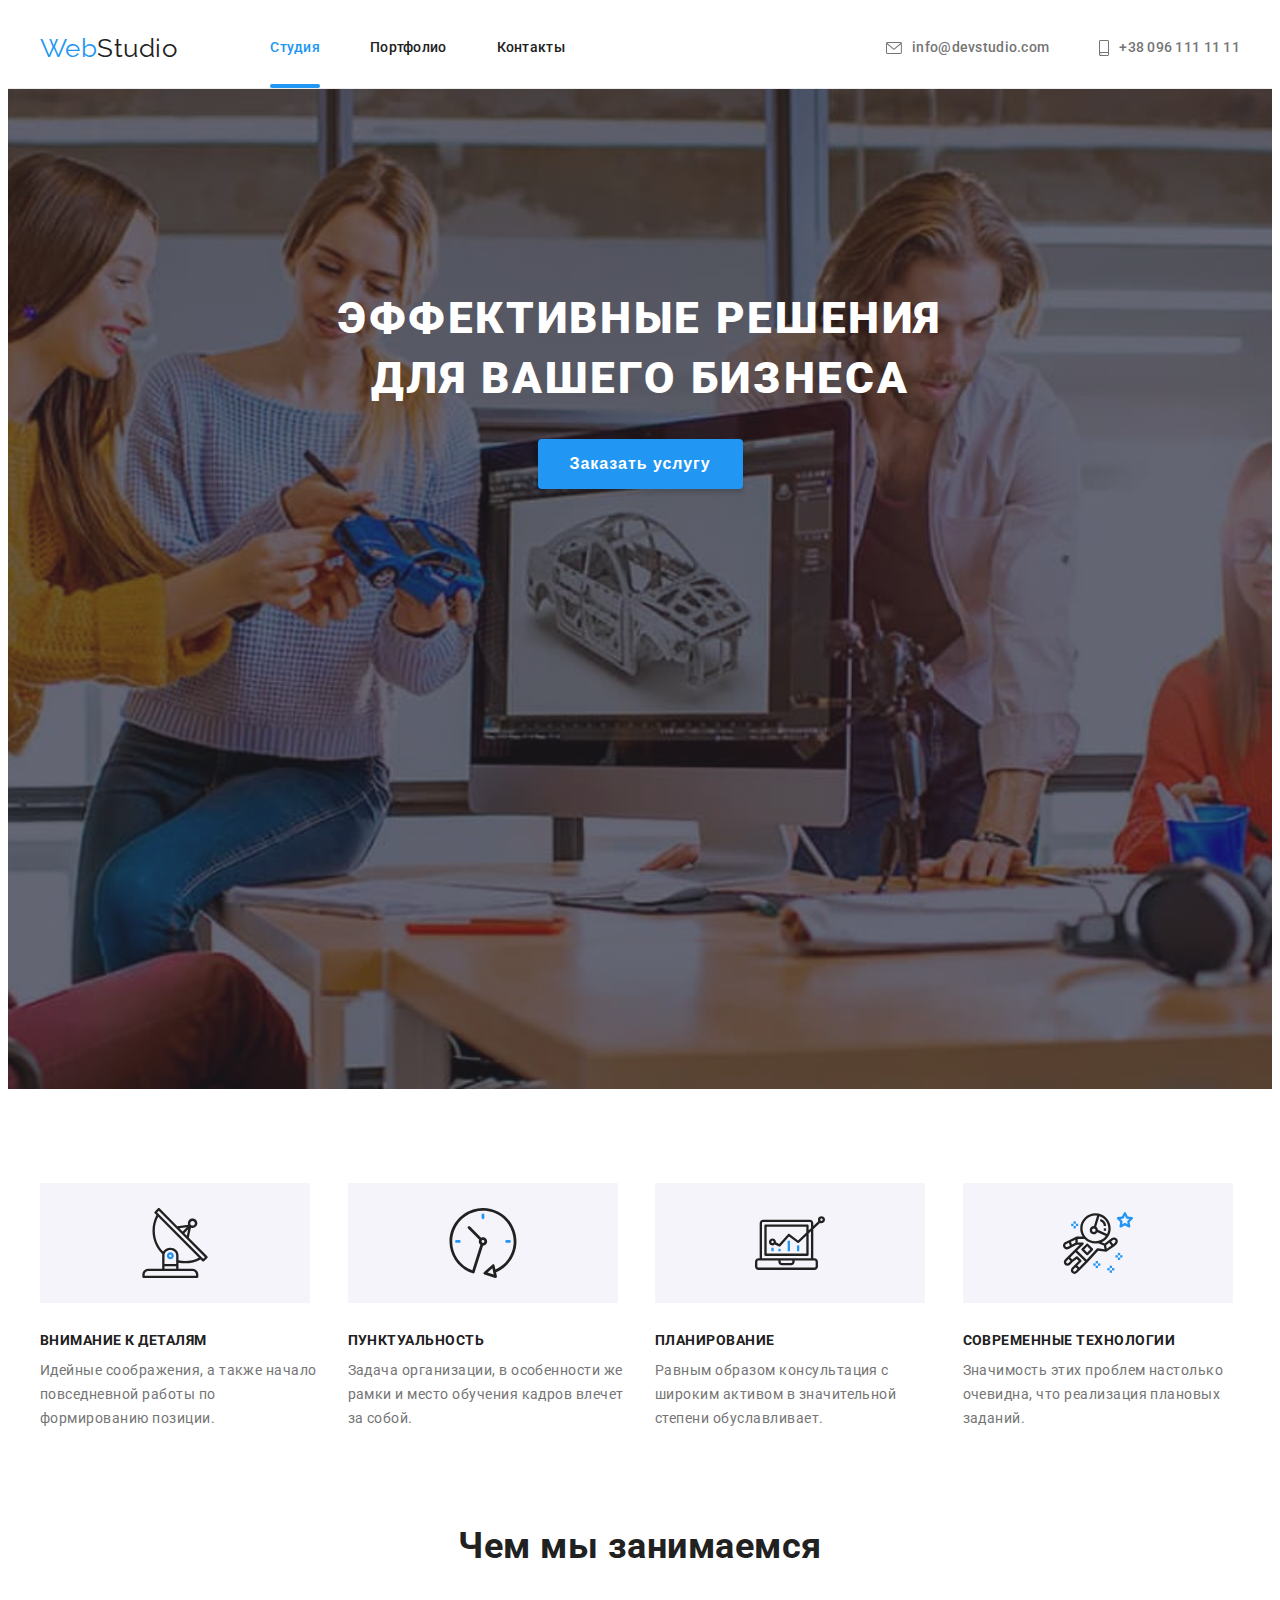
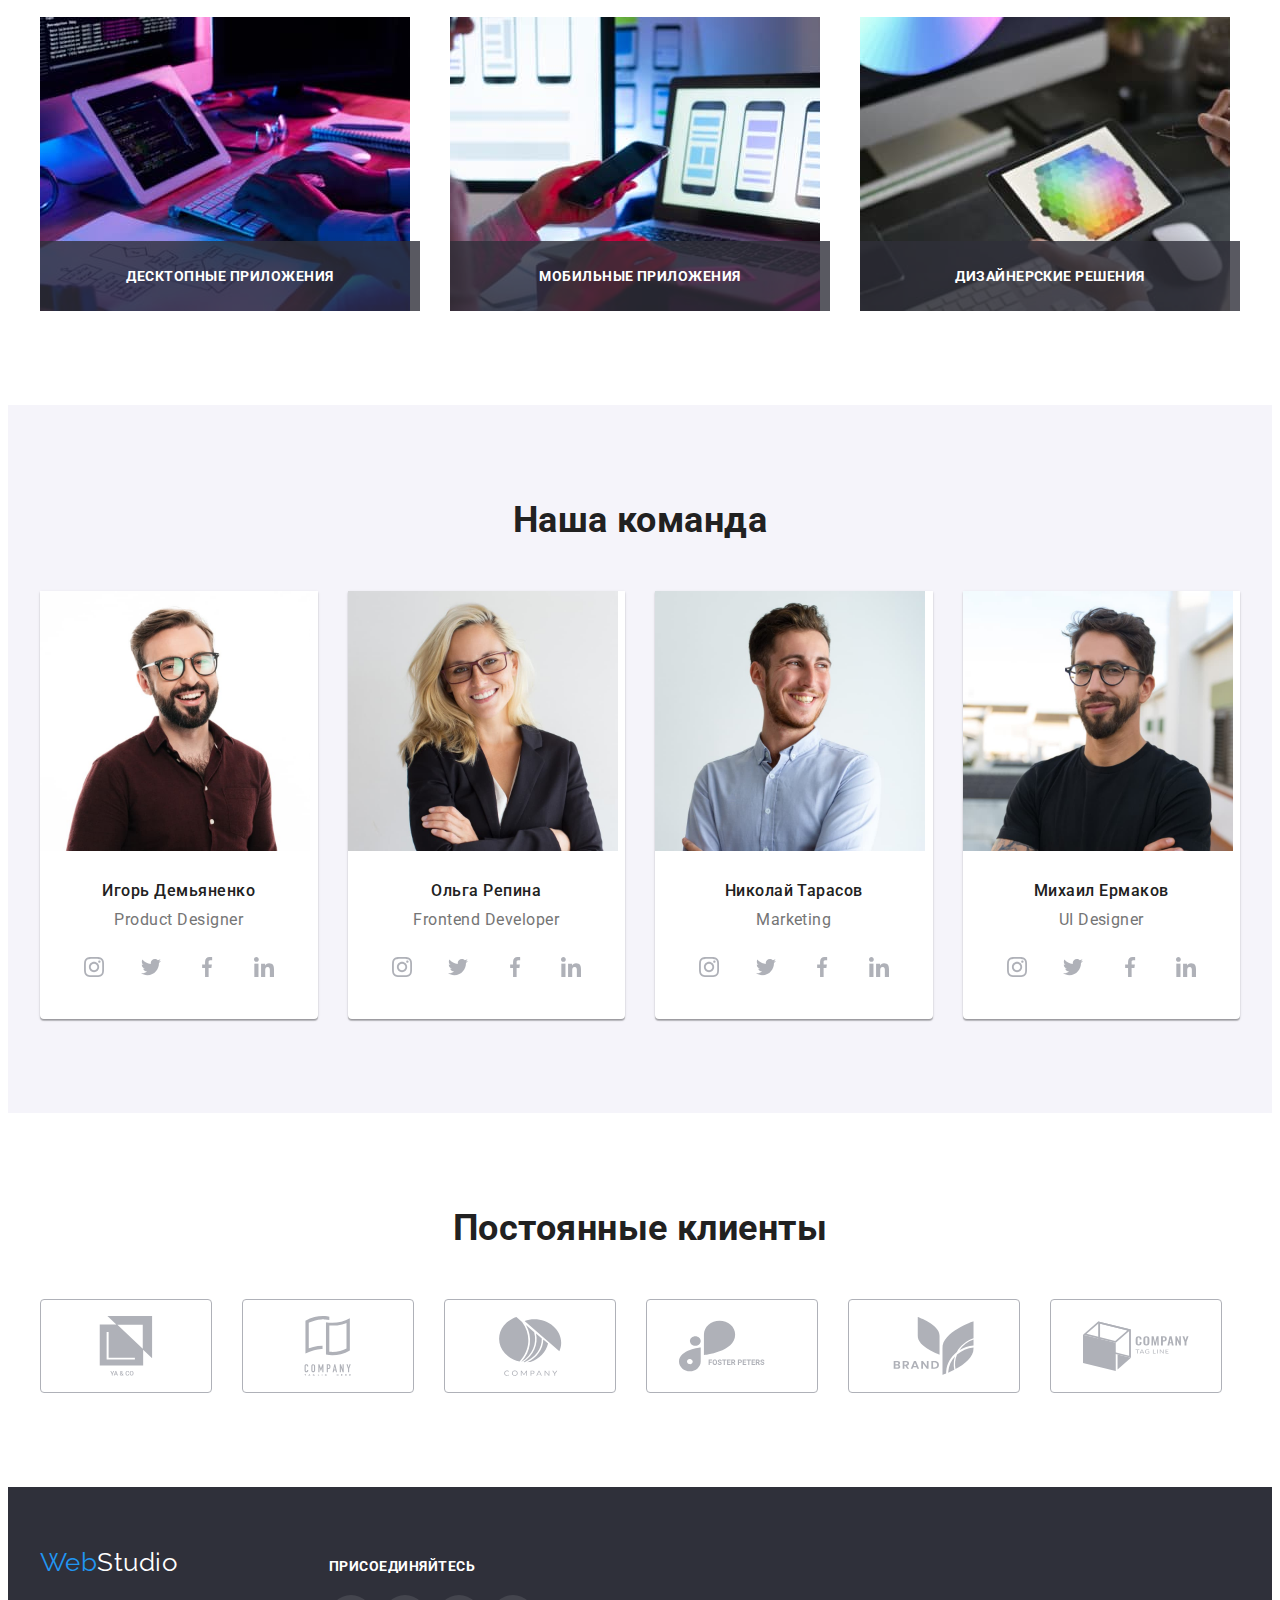
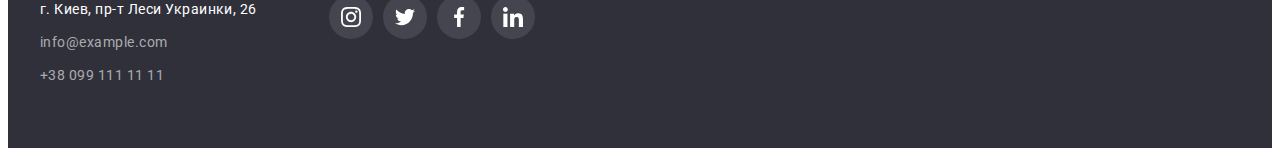
<file: index.html>
<!DOCTYPE html>
<html lang="ru">
<head>
    <meta charset="UTF-8">
    <meta http-equiv="X-UA-Compatible" content="IE=edge">
    <meta name="viewport" content="width=device-width, initial-scale=1.0">
    <title>WebStudio</title>
    <link rel="preconnect" href="https://fonts.googleapis.com">
    <link rel="preconnect" href="https://fonts.gstatic.com" crossorigin>
    <link href="https://fonts.googleapis.com/css2?family=Raleway:wght@700&family=Roboto:wght@400;500;700;900&display=swap"
        rel="stylesheet">
    <link rel="stylesheet" href="https://cdnjs.cloudflare.com/ajax/libs/modern-normalize/1.1.0/modern-normalize.min.css"
        integrity="sha512-wpPYUAdjBVSE4KJnH1VR1HeZfpl1ub8YT/NKx4PuQ5NmX2tKuGu6U/JRp5y+Y8XG2tV+wKQpNHVUX03MfMFn9Q=="
        crossorigin="anonymous" referrerpolicy="no-referrer" />
    <link rel="stylesheet" href="./css/styles.css">
</head>
<body>
<header class="page-header">
    <div class="header-container container">
        <a class="logo" href="./index.html" lang="en"><span class="logo-web">Web</span>Studio</a>
        <nav class="nav-main">
            <ul class="nav-list list">
                <li class="nav-list-item"><a href="./index.html" class="nav-link current">Студия</a></li>
                <li class="nav-list-item"><a href="./portfolio.html" class="nav-link">Портфолио</a></li>
                <li class="nav-list-item"><a href="#contacts" class="nav-link">Контакты</a></li>
            </ul>
        </nav>
        <ul class="contact-list list">
            <li class="contact-list-item">
                <a class="contact-link header" href="mailto:info@devstudio.com">
                    <svg class="contact-icon" width="16" height="12">
                        <use href="./img/sprite.svg#icon-email"></use>
                    </svg>
                    info@devstudio.com
                </a>
            </li>

            <li class="contact-list-item">
                <a class="contact-link header" href="tel:+380961111111">
                    <svg class="contact-icon" width="10" height="16">
                        <use href="./img/sprite.svg#icon-smartphone"></use>
                    </svg>
                    +38 096 111 11 11
                </a>
            </li>
        </ul>
    </div>
    </header>

<main>
    <!--Герой-->
    <section class="hero">
        <h1 class="hero-title">Эффективные решения для вашего бизнеса</h1>
        <button class="button primary" type="button" data-modal-open>Заказать услугу</button>
    </section>
    
    <!--Особенности-->
    <section class="section">
        <div class="container">
            <h2 class="visually-hidden">Особенности</h2>
            <ul class="features-list list">
                <li class="features-item icon-antenna">
                    <div class="features-icon">
                        <svg class="features-icon-item" width="70" height="70">
                            <use href="./img/sprite.svg#icon-antenna"></use>
                        </svg>
                    </div>
                    <h3 class="title">Внимание к деталям</h3>
                    <p class="features-content">Идейные соображения, а также начало повседневной работы по формированию позиции.</p>
                </li>
                <li class="features-item icon-clock">
                    <div class="features-icon">
                        <svg class="features-icon-item" width="70" height="70">
                            <use href="./img/sprite.svg#icon-clock"></use>
                        </svg>
                    </div>
                    <h3 class="title">Пунктуальность</h3>
                    <p class="features-content">Задача организации, в особенности же рамки и место обучения кадров влечет за собой.</p>
                </li>
                <li class="features-item icon-diagram">
                    <div class="features-icon">
                        <svg class="features-icon-item" width="70" height="70">
                            <use href="./img/sprite.svg#icon-diagram"></use>
                        </svg>
                    </div>
                    <h3 class="title">Планирование</h3>
                    <p class="features-content">Равным образом консультация с широким активом в значительной степени обуславливает.</p>
                </li>
                <li class="features-item icon-astronaut">
                    <div class="features-icon">
                        <svg class="features-icon-item" width="70" height="70">
                            <use href="./img/sprite.svg#icon-astronaut"></use>
                        </svg>
                    </div>
                    <h3 class="title">Современные технологии</h3>
                    <p class="features-content">Значимость этих проблем настолько очевидна, что реализация плановых заданий.</p>
                </li>
            </ul>
        </div>
        
    </section>

    <!--Чем мы занимаемся-->
    <section class="section-service">
        <div class="container">
            <h2 class="section-title">Чем мы занимаемся</h2>
            <ul class="service-list list">
                <li class="service-item">
                    <div class="service-item-block">
                        <img src="./img/img1.jpg" alt="Планшет и клавиатура на столе" width="370">
                        <div class="service-title-wrapper">
                            <h3 class="service-title title">Десктопные приложения</h3>
                        </div>
                    </div>
                </li>

                <li class="service-item">
                    <div class="service-item-block">
                        <img src="./img/img2.jpg" alt="Смартфон в руках на фоне ноутбука" width="370">
                        <div class="service-title-wrapper">
                            <h3 class="service-title title">Мобильные приложения</h3>
                        </div>
                    </div>
                </li>

                <li class="service-item">
                    <div class="service-item-block">
                        <img src="./img/img3.jpg" alt="На планшете показана раскладка цветов" width="370">
                        <div class="service-title-wrapper">
                            <h3 class="service-title title">Дизайнерские решения</h3>
                        </div>
                    </div>
                </li>
                
            </ul>
        </div>
    </section>

    <!--Наша команда-->
    <section class="section team">
        <div class="container">
            <h2 class="section-title">Наша команда</h2>
            <ul class="team-list list">
                <li class="team-item">
                    <img class="team-img" src="./img/photo-igor.jpg" alt="Игорь Демьяненко" width="270">
                    <div class="team-name">
                        <h3 class="title">Игорь Демьяненко</h3>
                        <p class="team-item-profile" lang="en">Product Designer</p>
                        <ul class="social-list list">
                            <li><a class="social-icon-link" href="" target="_blank">
                                    <svg class="social-icon" width="20" height="20">
                                    <use href="./img/sprite.svg#icon-instagram"></use>
                                    </svg>
                                </a>
                            </li>
                            <li><a class="social-icon-link" href="" target="_blank">
                                    <svg class="social-icon" width="20" height="20">
                                    <use href="./img/sprite.svg#icon-twitter"></use>
                                    </svg>
                                </a>
                            </li>
                            <li><a class="social-icon-link" href="" target="_blank">
                                    <svg class="social-icon" width="20" height="20">
                                    <use href="./img/sprite.svg#icon-facebook"></use>
                                    </svg>
                                </a>
                            </li>
                            <li><a class="social-icon-link" href="" target="_blank">
                                    <svg class="social-icon" width="20" height="20">
                                    <use href="./img/sprite.svg#icon-linkedin"></use>
                                    </svg>
                                </a>
                            </li>
                        </ul>
                    </div>
                </li>
                <li class="team-item">
                    <img class="team-img" src="./img/photo-olga.jpg" alt="Ольга Репина" width="270">
                    <div class="team-name">
                        <h3 class="title">Ольга Репина</h3>
                        <p class="team-item-profile" lang="en">Frontend Developer</p>
                        <ul class="social-list list">
                            <li><a class="social-icon-link" href="" target="_blank">
                                    <svg class="social-icon" width="20" height="20">
                                        <use href="./img/sprite.svg#icon-instagram"></use>
                                    </svg>
                                </a> 
                            </li>
                            <li><a class="social-icon-link" href="" target="_blank">
                                    <svg class="social-icon" width="20" height="20">
                                        <use href="./img/sprite.svg#icon-twitter"></use>
                                    </svg>
                                </a>
                            </li>
                            <li><a class="social-icon-link" href="" target="_blank">
                                    <svg class="social-icon" width="20" height="20">
                                        <use href="./img/sprite.svg#icon-facebook"></use>
                                    </svg>
                                </a>
                            </li>
                            <li><a class="social-icon-link" href="" target="_blank">
                                    <svg class="social-icon" width="20" height="20">
                                        <use href="./img/sprite.svg#icon-linkedin"></use>
                                    </svg>
                                </a>
                            </li>
                        </ul>
                    </div>
                </li>
                <li class="team-item">
                    <img class="team-img" src="./img/photo-nikolaj.jpg" alt="Николай Тарасов" width="270">
                    <div class="team-name">
                        <h3 class="title">Николай Тарасов</h3>
                        <p class="team-item-profile" lang="en">Marketing</p>
                        <ul class="social-list list">
                            <li><a class="social-icon-link" href="" target="_blank">
                                    <svg class="social-icon" width="20" height="20">
                                        <use href="./img/sprite.svg#icon-instagram"></use>
                                    </svg>
                                </a>
                            </li>
                            <li><a class="social-icon-link" href="" target="_blank">
                                    <svg class="social-icon" width="20" height="20">
                                        <use href="./img/sprite.svg#icon-twitter"></use>
                                    </svg>
                                </a>
                            </li>
                            <li><a class="social-icon-link" href="" target="_blank">
                                    <svg class="social-icon" width="20" height="20">
                                        <use href="./img/sprite.svg#icon-facebook"></use>
                                    </svg>
                                </a>
                            </li>
                            <li><a class="social-icon-link" href="" target="_blank">
                                    <svg class="social-icon" width="20" height="20">
                                        <use href="./img/sprite.svg#icon-linkedin"></use>
                                    </svg>
                                </a>
                            </li>
                        </ul>
                    </div>
                </li>
                <li class="team-item">
                    <img class="team-img" src="./img//photo-mike.jpg" alt="Михаил Ермаков" width="270">
                    <div class="team-name">
                        <h3 class="title">Михаил Ермаков</h3>
                        <p class="team-item-profile" lang="en">UI Designer</p>
                        <ul class="social-list list">
                            <li><a class="social-icon-link" href="" target="_blank">
                                    <svg class="social-icon" width="20" height="20">
                                        <use href="./img/sprite.svg#icon-instagram"></use>
                                    </svg>
                                </a>
                            </li>
                            <li><a class="social-icon-link" href="" target="_blank">
                                    <svg class="social-icon" width="20" height="20">
                                        <use href="./img/sprite.svg#icon-twitter"></use>
                                    </svg>
                                </a>
                            </li>
                            <li><a class="social-icon-link" href="" target="_blank">
                                    <svg class="social-icon" width="20" height="20">
                                        <use href="./img/sprite.svg#icon-facebook"></use>
                                    </svg>
                                </a>
                            </li>
                            <li><a class="social-icon-link" href="" target="_blank">
                                    <svg class="social-icon" width="20" height="20">
                                        <use href="./img/sprite.svg#icon-linkedin"></use>
                                    </svg>
                                </a>
                            </li>
                        </ul>
                    </div>
                </li>
            </ul>
        </div>
    </section>

    <!-- Постоянные клиенты -->
    <section class="section clients">
        <div class="container">
            <h2 class="section-title">Постоянные клиенты</h2>
            <ul class="client-list list">
                <li class="client-list-item">
                    <a class="client-link" href="" target="_blank">
                        <svg class="client-icon">
                            <use href="./img/sprite.svg#icon-client-1"></use>
                        </svg>
                    </a>
                </li>
                <li class="client-list-item">
                    <a class="client-link" href="" target="_blank">
                        <svg class="client-icon">
                            <use href="./img/sprite.svg#icon-client-2"></use>
                        </svg>
                    </a>
                </li>
                <li class="client-list-item">
                    <a class="client-link" href="" target="_blank">
                        <svg class="client-icon">
                            <use href="./img/sprite.svg#icon-client-3"></use>
                        </svg>
                    </a>
                </li>
                <li class="client-list-item">
                    <a class="client-link" href="" target="_blank">
                        <svg class="client-icon">
                            <use href="./img/sprite.svg#icon-client-4"></use>
                        </svg>
                    </a>
                </li>
                <li class="client-list-item">
                    <a class="client-link" href="" target="_blank">
                        <svg class="client-icon">
                            <use href="./img/sprite.svg#icon-client-5"></use>
                        </svg>
                    </a>
                </li>
                <li class="client-list-item">
                    <a class="client-link" href="" target="_blank">
                        <svg class="client-icon">
                            <use href="./img/sprite.svg#icon-client-6"></use>
                        </svg>
                    </a>
                </li>
            </ul>
        </div>
    </section>
</main>

<footer id="contacts">
    <div class="footer-container container">
        <div class="list">
            <a class="logo footer-logo" href="./index.html" lang="en"><span class="logo-web">Web</span>Studio</a>
            <address>
                <ul class="footer-list list">
                    <li><a class="address-link" href="https://goo.gl/maps/L3QvmrdTpUSkbaW27" target="_blank"
                                rel="noopener noreferrer">г. Киев, пр-т Леси Украинки, 26</a></li>
                    <li><a class="contact-link footer" href="mailto:info@example.com">info@example.com</a></li>
                    <li><a class="contact-link footer" href="tel:+380991111111">+38 099 111 11 11</a></li>
                </ul>
            </address>
        </div>
    
        
        <div class="footer-social-list list">
            <h3 class="title">Присоединяйтесь</h3>

            <ul class="footer-social-icon-list list">
                <li><a class="footer-social-icon-link social-icon-link" href="" target="_blank">
                        <svg class="social-icon-footer" width="20" height="20">
                            <use href="./img/sprite.svg#icon-instagram"></use>
                        </svg>
                    </a>
                </li>
                <li><a class="footer-social-icon-link social-icon-link" href="" target="_blank">
                        <svg class="social-icon-footer" width="20" height="20">
                            <use href="./img/sprite.svg#icon-twitter"></use>
                        </svg>
                    </a>
                </li>
                <li><a class="footer-social-icon-link social-icon-link" href="" target="_blank">
                        <svg class="social-icon-footer" width="20" height="20">
                            <use href="./img/sprite.svg#icon-facebook"></use>
                        </svg>
                    </a>
                </li>
                <li><a class="footer-social-icon-link social-icon-link" href="" target="_blank">
                        <svg class="social-icon-footer" width="20" height="20">
                            <use href="./img/sprite.svg#icon-linkedin"></use>
                        </svg>
                    </a>
                </li>
            </ul>
        </div>
    </div>
    
</footer>

    <!-- Модальное окно -->
    <div class="backdrop is-hidden" data-modal>
        <div class="modal">
            <button class="close-btn" data-modal-close>
                <svg class="close-icon" width="11" height="11">
                    <use href="./img/sprite.svg#icon-close-icon"></use>
                </svg>
            </button>
        </div>
    </div>

    <script src="./js/modal.js"></script>

</body>
</html>
</file>
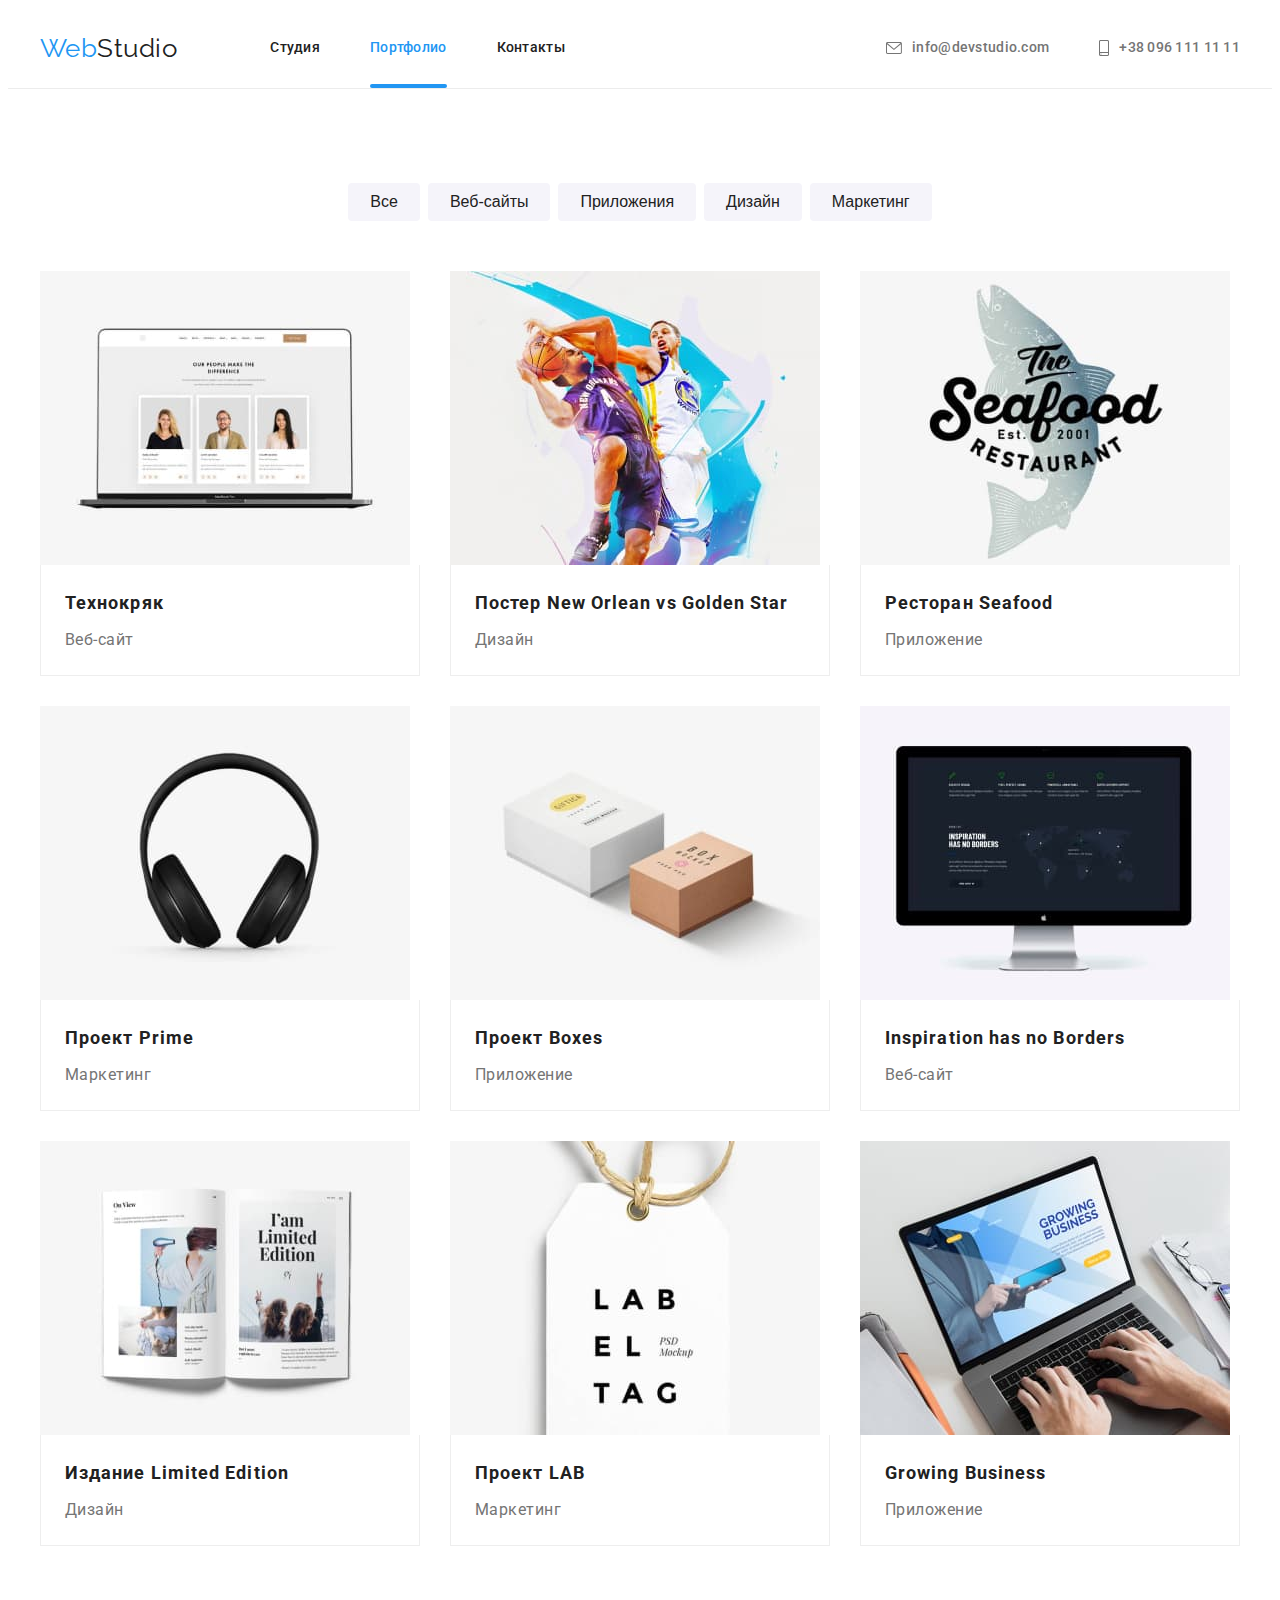
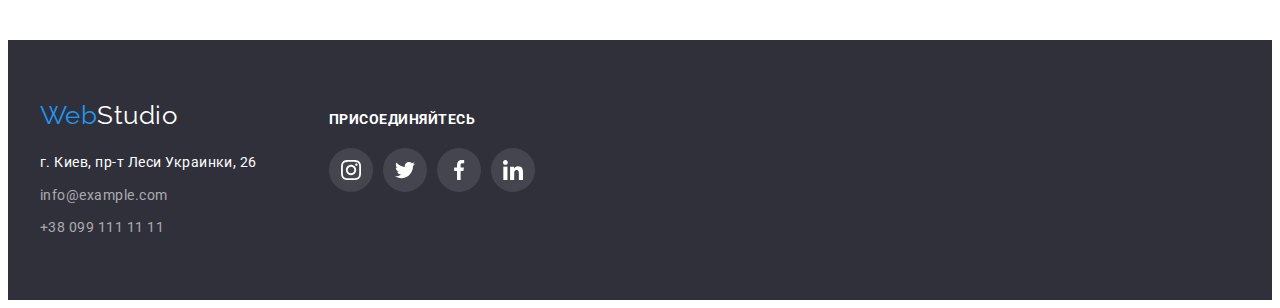
<file: portfolio.html>
<!DOCTYPE html>
<html lang="ru">
<head>
    <meta charset="UTF-8">
    <meta http-equiv="X-UA-Compatible" content="IE=edge">
    <meta name="viewport" content="width=device-width, initial-scale=1.0">
    <title>Portfolio</title>
    <link rel="preconnect" href="https://fonts.googleapis.com">
    <link rel="preconnect" href="https://fonts.gstatic.com" crossorigin>
    <link href="https://fonts.googleapis.com/css2?family=Raleway:wght@700&family=Roboto:wght@400;500;700;900&display=swap"
        rel="stylesheet">
    <link rel="stylesheet" href="https://cdnjs.cloudflare.com/ajax/libs/modern-normalize/1.1.0/modern-normalize.min.css"
        integrity="sha512-wpPYUAdjBVSE4KJnH1VR1HeZfpl1ub8YT/NKx4PuQ5NmX2tKuGu6U/JRp5y+Y8XG2tV+wKQpNHVUX03MfMFn9Q=="
        crossorigin="anonymous" referrerpolicy="no-referrer" />
    <link rel="stylesheet" href="./css/styles.css">
</head>
<body>
    <header class="page-header">
        <div class="header-container container">
            <a class="logo" href="./index.html" lang="en"><span class="logo-web">Web</span>Studio</a>
            <nav class="nav-main">
                <ul class="nav-list list">
                    <li class="nav-list-item"><a href="./index.html" class="nav-link">Студия</a></li>
                    <li class="nav-list-item"><a href="./portfolio.html" class="nav-link current">Портфолио</a></li>
                    <li class="nav-list-item"><a href="#contacts" class="nav-link">Контакты</a></li>
                </ul>
            </nav>
            <ul class="contact-list list">
                <li class="contact-list-item">
                    <a class="contact-link header" href="mailto:info@devstudio.com">
                        <svg class="contact-icon" width="16" height="12">
                            <use href="./img/sprite.svg#icon-email"></use>
                        </svg>
                        info@devstudio.com
                    </a>
                </li>
            
                <li class="contact-list-item">
                    <a class="contact-link header" href="tel:+380961111111">
                        <svg class="contact-icon" width="10" height="16">
                            <use href="./img/sprite.svg#icon-smartphone"></use>
                        </svg>
                        +38 096 111 11 11
                    </a>
                </li>
            </ul>
        </div>
    </header>

    <main>
        <!-- Работы и сортировка -->
        <section class="section">
            <div class="container">
                <h1 class="visually-hidden">Портфолио работ</h1>
                <ul class="filter-button-list list">
                    <li class="filter-button-item"><button class="filter-button" type="button">Все</button></li>
                    <li class="filter-button-item"><button class="filter-button" type="button">Веб-сайты</button></li>
                    <li class="filter-button-item"><button class="filter-button" type="button">Приложения</button></li>
                    <li class="filter-button-item"><button class="filter-button" type="button">Дизайн</button></li>
                    <li class="filter-button-item"><button class="filter-button" type="button">Маркетинг</button></li>
                </ul>
            
                <ul class="project-list list">
                    <li class="project-list-item">
                        <a class="project-list-link" href="" target="_blank">
                            <div class="project-image">
                                <img src="./img/Portfolio/portfolio-img-1.jpg" alt="Пример веб-сайта на мониторе ноутбука" width="370" height="294">
                                <div class="project-overlay">
                                    <p>Технокряк это современная площадка распространения коронавируса. Компании используют эту
                                        платформу для цифрового шпионажа и атак на защищённые сервера конкурентов.
                                    </p>
                                </div>
                            </div>
                            <div class="project-text">
                                <h2 class="title">Технокряк</h2>
                                <p class="project-item">Веб-сайт</p>
                            </div>
                        </a>
                    </li>

                    <li class="project-list-item">
                        <a class="project-list-link" href="" target="_blank">
                            <div class="project-image">
                                <img src="./img/Portfolio/portfolio-img-2.jpg" alt="Постер с двумя баскетболистами" width="370" height="294">
                                <div class="project-overlay">
                                    <p>Технокряк это современная площадка распространения коронавируса. Компании используют эту
                                        платформу для цифрового шпионажа и атак на защищённые сервера конкурентов.
                                    </p>
                                </div>
                            </div>
                            <div class="project-text">
                                <h2 class="title">Постер New Orlean vs Golden Star</h2>
                                <p class="project-item">Дизайн</p>
                            </div>
                        </a>
                        
                    </li>
                        
                    <li class="project-list-item">
                        <a class="project-list-link" href="" target="_blank">
                            <div class="project-image">
                                <img src="./img/Portfolio/portfolio-img-3.jpg" alt="Логотип Ресторана Seafood" width="370" height="294">
                                <div class="project-overlay">
                                    <p>Технокряк это современная площадка распространения коронавируса. Компании используют эту
                                        платформу для цифрового шпионажа и атак на защищённые сервера конкурентов.
                                    </p>
                                </div>
                            </div>
                            <div class="project-text">
                                <h2 class="title">Ресторан Seafood</h2>
                                <p class="project-item">Приложение</p>
                            </div>
                        </a>
                    </li>

                    <li class="project-list-item">
                        <a class="project-list-link" href="" target="_blank">
                            <div class="project-image">
                                <img src="./img/Portfolio/portfolio-img-4.jpg" alt="Черные наушники" width="370" height="294">
                                <div class="project-overlay">
                                    <p>Технокряк это современная площадка распространения коронавируса. Компании используют эту
                                        платформу для цифрового шпионажа и атак на защищённые сервера конкурентов.
                                    </p>
                                </div>
                            </div>
                            
                            <div class="project-text">
                                <h2 class="title">Проект Prime</h2>
                                <p class="project-item">Маркетинг</p>
                            </div>
                        </a>
                    </li>

                    <li class="project-list-item">
                        <a class="project-list-link" href="" target="_blank">
                            <div class="project-image">
                                <img src="./img/Portfolio/portfolio-img-5.jpg" alt="Две коробочки: белая и коричневая" width="370" height="294">
                                <div class="project-overlay">
                                    <p>Технокряк это современная площадка распространения коронавируса. Компании используют эту
                                        платформу для цифрового шпионажа и атак на защищённые сервера конкурентов.
                                    </p>
                                </div>
                            </div>
                            
                            <div class="project-text">
                                <h2 class="title">Проект Boxes</h2>
                                <p class="project-item">Приложение</p>
                            </div>
                        </a>
                    </li>
                    <li class="project-list-item">
                        <a class="project-list-link" href="" target="_blank">
                            <div class="project-image">
                                <img src="./img/Portfolio/portfolio-img-6.jpg" alt="Пример веб-сайта на моноблоке Apple" width="370" height="294">
                                <div class="project-overlay">
                                    <p>Технокряк это современная площадка распространения коронавируса. Компании используют эту
                                        платформу для цифрового шпионажа и атак на защищённые сервера конкурентов.
                                    </p>
                                </div>
                            </div>
                            
                            <div class="project-text">
                                <h2 class="title" lang="en">Inspiration has no Borders</h2>
                                <p class="project-item">Веб-сайт</p>
                            </div>
                        </a>
                    </li>
                    <li class="project-list-item">
                        <a class="project-list-link" href="" target="_blank">
                            <div class="project-image">
                                <img src="./img/Portfolio/portfolio-img-7.jpg" alt="Открытая книга с картинками" width="370" height="294">
                                <div class="project-overlay">
                                    <p>Технокряк это современная площадка распространения коронавируса. Компании используют эту
                                        платформу для цифрового шпионажа и атак на защищённые сервера конкурентов.
                                    </p>
                                </div>
                            </div>
                            
                            <div class="project-text">
                                <h2 class="title">Издание Limited Edition</h2>
                                <p class="project-item">Дизайн</p>
                            </div>
                        </a>
                    </li>
                    <li class="project-list-item">
                        <a class="project-list-link" href="" target="_blank">
                            <div class="project-image">
                                <img src="./img/Portfolio/portfolio-img-8.jpg" alt="Бирка с надписями LAB EL TAG" width="370" height="294">
                                <div class="project-overlay">
                                    <p>Технокряк это современная площадка распространения коронавируса. Компании используют эту
                                        платформу для цифрового шпионажа и атак на защищённые сервера конкурентов.
                                    </p>
                                </div>
                            </div>
                            
                            <div class="project-text">
                                <h2 class="title">Проект LAB</h2>
                                <p class="project-item">Маркетинг</p>
                            </div>
                        </a>
                    </li>
                    <li class="project-list-item">
                        <a class="project-list-link" href="" target="_blank">
                            <div class="project-image">
                                <img src="./img/Portfolio/portfolio-img-9.jpg" alt="Ноутбук с открытым приложением Growing Business" width="370"
                                height="294">
                                <div class="project-overlay">
                                    <p>Технокряк это современная площадка распространения коронавируса. Компании используют эту
                                        платформу для цифрового шпионажа и атак на защищённые сервера конкурентов.
                                    </p>
                                </div>
                            </div>
                            
                            <div class="project-text">
                                <h2 class="title" lang="en">Growing Business</h2>
                                <p class="project-item">Приложение</p>
                            </div>
                        </a>
                    </li>
                </ul>
            </div>
          
        </section>

    </main>
    <footer id="contacts">
        <div class="footer-container container">
            <div class="list">
                <a class="logo footer-logo" href="./index.html" lang="en"><span class="logo-web">Web</span>Studio</a>
                <address>
                    <ul class="footer-list list">
                        <li><a class="address-link" href="https://goo.gl/maps/L3QvmrdTpUSkbaW27" target="_blank"
                                rel="noopener noreferrer">г. Киев, пр-т Леси Украинки, 26</a></li>
                        <li><a class="contact-link footer" href="mailto:info@example.com">info@example.com</a></li>
                        <li><a class="contact-link footer" href="tel:+380991111111">+38 099 111 11 11</a></li>
                    </ul>
                </address>
            </div>
            
            <div class="footer-social-list list">
                <h3 class="title">Присоединяйтесь</h3>
            
                <ul class="footer-social-icon-list list">
                    <li><a class="footer-social-icon-link social-icon-link" href="" target="_blank">
                            <svg class="social-icon-footer" width="20" height="20">
                                <use href="./img/sprite.svg#icon-instagram"></use>
                            </svg>
                        </a>
                    </li>
                    <li><a class="footer-social-icon-link social-icon-link" href="" target="_blank">
                            <svg class="social-icon-footer" width="20" height="20">
                                <use href="./img/sprite.svg#icon-twitter"></use>
                            </svg>
                        </a>
                    </li>
                    <li><a class="footer-social-icon-link social-icon-link" href="" target="_blank">
                            <svg class="social-icon-footer" width="20" height="20">
                                <use href="./img/sprite.svg#icon-facebook"></use>
                            </svg>
                        </a>
                    </li>
                    <li><a class="footer-social-icon-link social-icon-link" href="" target="_blank">
                            <svg class="social-icon-footer" width="20" height="20">
                                <use href="./img/sprite.svg#icon-linkedin"></use>
                            </svg>
                        </a>
                    </li>
                </ul>
            </div>
    
        </div>
    
    </footer>
    
</body>
</html>
</file>
<file: css/styles.css>
/* цвет основного текста #757575; */
/* цвет теста заголовков #212121; */
/* цвет акцента #2196F3; */
/* цвет теста контактов в футере rgba(255, 255, 255, 0.6); */
/* белый цвет текста #FFFFFF */

/* основной цвет фона #FFFFFF; */
/* дополнительный цвет фона #F5F4FA; */
/* цвет фона футера #2F303A; */

/* font-family: 'Raleway', sans-serif;
font-family: 'Roboto', sans-serif; */

:root {
  --primary-font-family: 'Roboto', sans-serif;
  --body-background-color: #ffffff;
  --title-text-color: #212121;
  --primary-text-color: #757575;
  --accent-color: #2196f3;
  --white-text-color: #ffffff;
  --footer-bg-color: #2f303a;
  --secondary-bg-color: #f5f4fa;
  --footer-contact-text-color: rgba(255, 255, 255, 0.6);
  --hero-gradient-color: rgba(47, 48, 58, 0.4);
  --icon-color: #afb1b8;
  --footer-icon-color: rgba(255, 255, 255, 0.1);

  --timing-function: cubic-bezier(0.4, 0, 0.2, 1);
}

body {
  font-family: var(--primary-font-family);
  color: var(--primary-text-color);
  background-color: var(--body-background-color);
  letter-spacing: 0.03em;
}

/* h1, h2, h3, h4, h5, h6, p{
   margin: 0;
} */

.container {
  margin-right: auto;
  margin-left: auto;
  width: 1200px;
  padding-left: 15px;
  padding-right: 15px;
}

.list {
  list-style: none;

  margin: 0;
  padding: 0;
}

a {
  text-decoration: none;
}

img {
  display: block;
}

.section-title {
  margin-top: 0;
  margin-bottom: 50px;

  font-size: 36px;
  line-height: 1.17;
  text-align: center;
  color: var(--title-text-color);
}

/* HEADER */

.page-header {
  border-bottom: 1px solid #ececec;
}

.header-container {
  display: flex;
  align-items: center;
}

/* ЛОГОТИП */

.logo {
  font-family: 'Raleway', sans-serif;
  font-size: 26px;
  line-height: 1.19;
  color: var(--title-text-color);
}

.logo-web {
  color: var(--accent-color);
}

/* НАВИГАЦИЯ */

.nav-main {
  margin-left: 93px;
}

.nav-list {
  display: flex;
}

.nav-link {
  display: block;
  padding-top: 32px;
  padding-bottom: 32px;

  font-weight: 500;
  font-size: 14px;
  line-height: 1.14;
  letter-spacing: 0.02em;
  color: var(--title-text-color);

  transition: color 250ms var(--timing-function);
}

.nav-list-item:not(:last-child) {
  margin-right: 50px;
}

.nav-link:hover,
.nav-link:focus {
  color: var(--accent-color);
}

.nav-list-item{
  position: relative;
}

.nav-link.current {
  color: var(--accent-color);
}

.current::after{
  position: absolute;
  display: block;
  left: 0;
  bottom: 0;

  width: 100%;
  height: 4px;
  
  content: "";
  background: var(--accent-color);
  border-radius: 2px;
  
}

/* Телефон и почта */

.contact-list {
  display: flex;
  margin-left: auto;
}

.contact-icon {
  margin-right: 10px;

  fill: var(--primary-text-color);

  transition: fill 250ms var(--timing-function);
}

.contact-list-item:not(:last-child) {
  margin-right: 50px;
}

.contact-link.header {
  display: flex;
  align-items: center;
  padding-top: 32px;
  padding-bottom: 32px;

  font-weight: 500;
  font-size: 14px;
  line-height: 1.14;
  letter-spacing: 0.02em;
  color: var(--primary-text-color);

  transition: color 250ms var(--timing-function);
}

/* HERO */

.hero {
  max-width: 1600px;
  height: 600px;
  margin-left: auto;
  margin-right: auto;
  padding-top: 200px;
  padding-bottom: 200px;

  background-image: linear-gradient(
      to right,
      var(--hero-gradient-color),
      var(--hero-gradient-color)
    ),
    url('../img/hero-bg.jpg');
  background-repeat: no-repeat;
  background-size: cover;
  background-position: center;

  text-align: center;
}

.hero-title {
  width: 696px;
  margin: 0 auto;
  margin-bottom: 30px;

  font-weight: 900;
  font-size: 44px;
  line-height: 1.36;
  letter-spacing: 0.06em;
  text-transform: uppercase;
  color: var(--white-text-color);
}

.button.primary {
  padding: 10px 32px;
  min-width: 200px;
  text-align: center;

  font-weight: 700;
  font-size: 16px;
  line-height: 1.87;
  letter-spacing: 0.06em;

  color: var(--white-text-color);
  background-color: var(--accent-color);
  box-shadow: 0px 4px 4px rgba(0, 0, 0, 0.15);
  border-radius: 4px;
  cursor: pointer;
  border: none;

  transition: background-color 250ms var(--timing-function);
}

.button.primary:hover {
  background-color: #188ce8;
}

/* Особенности */

.section {
  padding-top: 94px;
  padding-bottom: 94px;
}

.visually-hidden {
  position: absolute;
  width: 1px;
  height: 1px;
  margin: -1px;
  padding: 0;
  overflow: hidden;
  border: 0;
  clip: rect(0 0 0 0);
}

.features-list {
  display: flex;
  margin-top: -30px;
  margin-left: -30px;
}

.features-item {
  flex-basis: calc((100% - 120px) / 4);
  margin-top: 30px;
  margin-left: 30px;
}

.features-icon {
  display: flex;
  justify-content: center;
  align-items: center;
  margin-bottom: 30px;
  width: 270px;
  height: 120px;

  background-color: var(--secondary-bg-color);
}

.features-list .title {
  margin-top: 0;
  margin-bottom: 10px;

  font-size: 14px;
  line-height: 1.14;
  text-transform: uppercase;
  color: var(--title-text-color);
}

.features-content {
  margin-top: 0;
  margin-bottom: 0;

  font-size: 14px;
  line-height: 1.71;
}

/* Чем мы занимаемся */

.section-service {
  padding-bottom: 94px;
}

.service-list {
  display: flex;
  margin-top: -30px;
  margin-left: -30px;
}

.service-item {
  flex-basis: calc((100% - 90px) / 3);
  margin-top: 30px;
  margin-left: 30px;
}

.service-item-block{
  position: relative;
}

.service-title-wrapper{
  position: absolute;
  bottom: 0;
  width: 100%;
  height: 70px;

  display: flex;
  justify-content: center;
  align-items: center;

  background-color: rgba(47, 48, 58, 0.8);
}

.service-title{
  font-size: 14px;
  line-height: 1.15;
  text-transform: uppercase;
  color: var(--white-text-color);
}

/* Наша команда */

.team {
  background-color: var(--secondary-bg-color);
}

.team-list {
  display: flex;
  flex-wrap: wrap;
  margin-top: -30px;
  margin-left: -30px;
}

.team-item {
  flex-basis: calc((100% - 120px) / 4);
  margin-top: 30px;
  margin-left: 30px;

  background-color: var(--body-background-color);
  box-shadow: 0px 1px 3px rgba(0, 0, 0, 0.12), 0px 1px 1px rgba(0, 0, 0, 0.14),
    0px 2px 1px rgba(0, 0, 0, 0.2);
  border-radius: 0px 0px 4px 4px;
}

.team-name {
  padding: 30px 32px;
  text-align: center;
}

.team-list .title {
  margin-top: 0;
  margin-bottom: 10px;

  font-weight: 500;
  font-size: 16px;
  line-height: 1.19;
  color: var(--title-text-color);
}

.team-item-profile {
  margin: 0;
  margin-bottom: 16px;

  font-size: 16px;
  line-height: 1.19;
}

.social-list {
  display: flex;
  justify-content: space-between;
}

.social-icon-link {
  display: flex;
  justify-content: center;
  align-items: center;
  width: 44px;
  height: 44px;

  border-radius: 50%;

  transition: background-color 250ms var(--timing-function);
  
}

.social-icon {
  fill: var(--icon-color);
  transition: fill 250ms var(--timing-function);

}

.social-icon-link:hover,
.social-icon-link:focus {
  background-color: var(--accent-color);
}

.social-icon-link:hover .social-icon,
.social-icon-link:focus .social-icon {
  fill: var(--white-text-color);
}

/* Постоянные клиенты */

.client-list {
  display: flex;
  flex-wrap: wrap;
  margin-top: -30px;
  margin-left: -30px;
}

.client-list-item {
  margin-top: 30px;
  margin-left: 30px;
}

.client-link {
  display: flex;
  align-items: center;
  justify-content: center;
  width: 170px;
  height: 92px;

  border: 1px solid var(--icon-color);
  border-radius: 4px;

  transition: border 250ms var(--timing-function);
}

.client-icon {
  width: 106px;
  height: 60px;
  fill: var(--icon-color);

  transition: fill 250ms var(--timing-function);
}

.client-link:hover,
.client-link:focus {
  border: 1px solid var(--accent-color);
}

.client-link:hover .client-icon,
.client-link:focus .client-icon {
  fill: var(--accent-color);
}

/* Футер */

#contacts {
  background-color: var(--footer-bg-color);
  padding: 60px 0;
}

.footer-container {
  display: flex;
  align-items: baseline;
}

.footer-logo {
  display: inline-block;
  margin-bottom: 20px;

  color: var(--white-text-color);
}

.footer-list {
  font-style: normal;
  font-weight: 400;
  font-size: 14px;
  line-height: 1.71;
}

.footer-list li:not(:last-child) {
  margin-bottom: 9px;
}

.address-link {
  color: var(--white-text-color);
  transition: color 250ms var(--timing-function);
}

.contact-link.footer {
  color: var(--footer-contact-text-color);

  transition: color 250ms var(--timing-function);
}

.contact-link:hover,
.contact-link:focus,
.address-link:hover,
.address-link:focus {
  color: var(--accent-color);
}

.contact-link:hover .contact-icon,
.contact-link:focus .contact-icon {
  fill: var(--accent-color);
}

.footer-social-list {
  margin-left: 72px;
}

.footer-social-list .title {
  margin-top: 0;
  margin-bottom: 20px;

  font-size: 14px;
  line-height: 1.14;
  text-transform: uppercase;
  color: var(--white-text-color);
}

.footer-social-icon-link {
  background-color: var(--footer-icon-color);
}

.footer-social-icon-list {
  display: flex;
}

.footer-social-icon-list li:not(:last-child) {
  margin-right: 10px;
}

.social-icon-footer{
  fill: var(--white-text-color);
}

/* ПОРТФОЛИО */

.filter-button-list {
  display: flex;
  justify-content: center;
  margin-bottom: 50px;
}

.filter-button-item:not(:last-child) {
  margin-right: 8px;
}

.filter-button {
  padding: 6px 22px;

  font-weight: 500;
  font-size: 16px;
  line-height: 1.62;
  color: var(--title-text-color);
  background-color: var(--secondary-bg-color);
  border: none;
  border-radius: 4px;
  cursor: pointer;

  transition: 
  color 250ms var(--timing-function), 
  background-color 250ms var(--timing-function), 
  box-shadow 250ms var(--timing-function);
}

.filter-button:hover,
.filter-button:focus {
  color: var(--white-text-color);
  background-color: var(--accent-color);
  box-shadow: 0px 3px 1px rgba(0, 0, 0, 0.1), 0px 1px 2px rgba(0, 0, 0, 0.08),
    0px 2px 2px rgba(0, 0, 0, 0.12);
}

.project-list {
  display: flex;
  flex-wrap: wrap;
  margin: -15px;
}

.project-list-item {
  flex-basis: calc(100% / 3 - 30px);
  margin: 15px;
}

.project-image{
  position: relative;
  overflow: hidden;
}

.project-overlay{
  position: absolute;
  top: 0;
  left: 0;
  width: 100%;
  height: 100%;
  padding: 63px 24px;

  background-color: var(--accent-color);
  opacity: 0.9;

  transform: translateY(100%);
  transition: transform 250ms var(--timing-function);
}

.project-overlay p{
  margin: 0;
  font-size: 18px;
  line-height: 1.56;
  color: var(--white-text-color);
}
 
.project-list-link {
  display: block;

  transition: box-shadow 250ms var(--timing-function);
}

.project-list-link:hover,
.project-list-link:focus {
  box-shadow: 0px 1px 1px rgba(0, 0, 0, 0.12), 0px 4px 4px rgba(0, 0, 0, 0.06),
    1px 4px 6px rgba(0, 0, 0, 0.16);
}

.project-list-link:hover .project-overlay,
.project-list-link:focus .project-overlay{
  transform: translateY(0);
}

.project-text {
  padding: 20px 24px;

  border: 1px solid #eeeeee;
  border-top: none;
}

.project-list .title {
  margin-top: 0;
  margin-bottom: 4px;

  font-size: 18px;
  line-height: 2;
  letter-spacing: 0.06em;
  color: var(--title-text-color);
}

.project-item {
  margin: 0;

  font-weight: 400;
  font-size: 16px;
  line-height: 1.87;
  color: var(--primary-text-color);
}

/* МОДАЛЬНОЕ ОКНО */

.backdrop{
  position: fixed;
  top: 0;
  left: 0;

  width: 100%;
  height: 100%;

  background-color: rgba(0, 0, 0, 0.2);
  opacity: 1;
  transition: opacity 250ms var(--timing-function), 
    visibility 250ms var(--timing-function);
}

.backdrop.is-hidden{
  opacity: 0;
  pointer-events: none;
  visibility: hidden;
}

.modal{
  position: absolute;
  top: 50%;
  left: 50%;
  
  min-width: 528px;
  min-height: 581px;
  background-color: var(--white-text-color);
  box-shadow: 0px 1px 3px rgba(0, 0, 0, 0.12), 0px 1px 1px rgba(0, 0, 0, 0.14), 0px 2px 1px rgba(0, 0, 0, 0.2);
  
  transform: translate(-50%, -50%) scale(1);
  transition: transform 250ms var(--timing-function);
}

.backdrop.is-hidden .modal{
 transform: translate(-50%, -50%) scale(0.9);
}

.close-btn{
  position: absolute;
  top: 8px;
  right: 8px;
  width: 30px;
  height: 30px;

  background: var(--white-text-color);
  border: 1px solid rgba(0, 0, 0, 0.1);
  border-radius: 50%;
  cursor: pointer;
}

.close-icon:hover{
  fill: var(--accent-color);
  transition: fill 250ms var(--timing-function);
}
</file>
